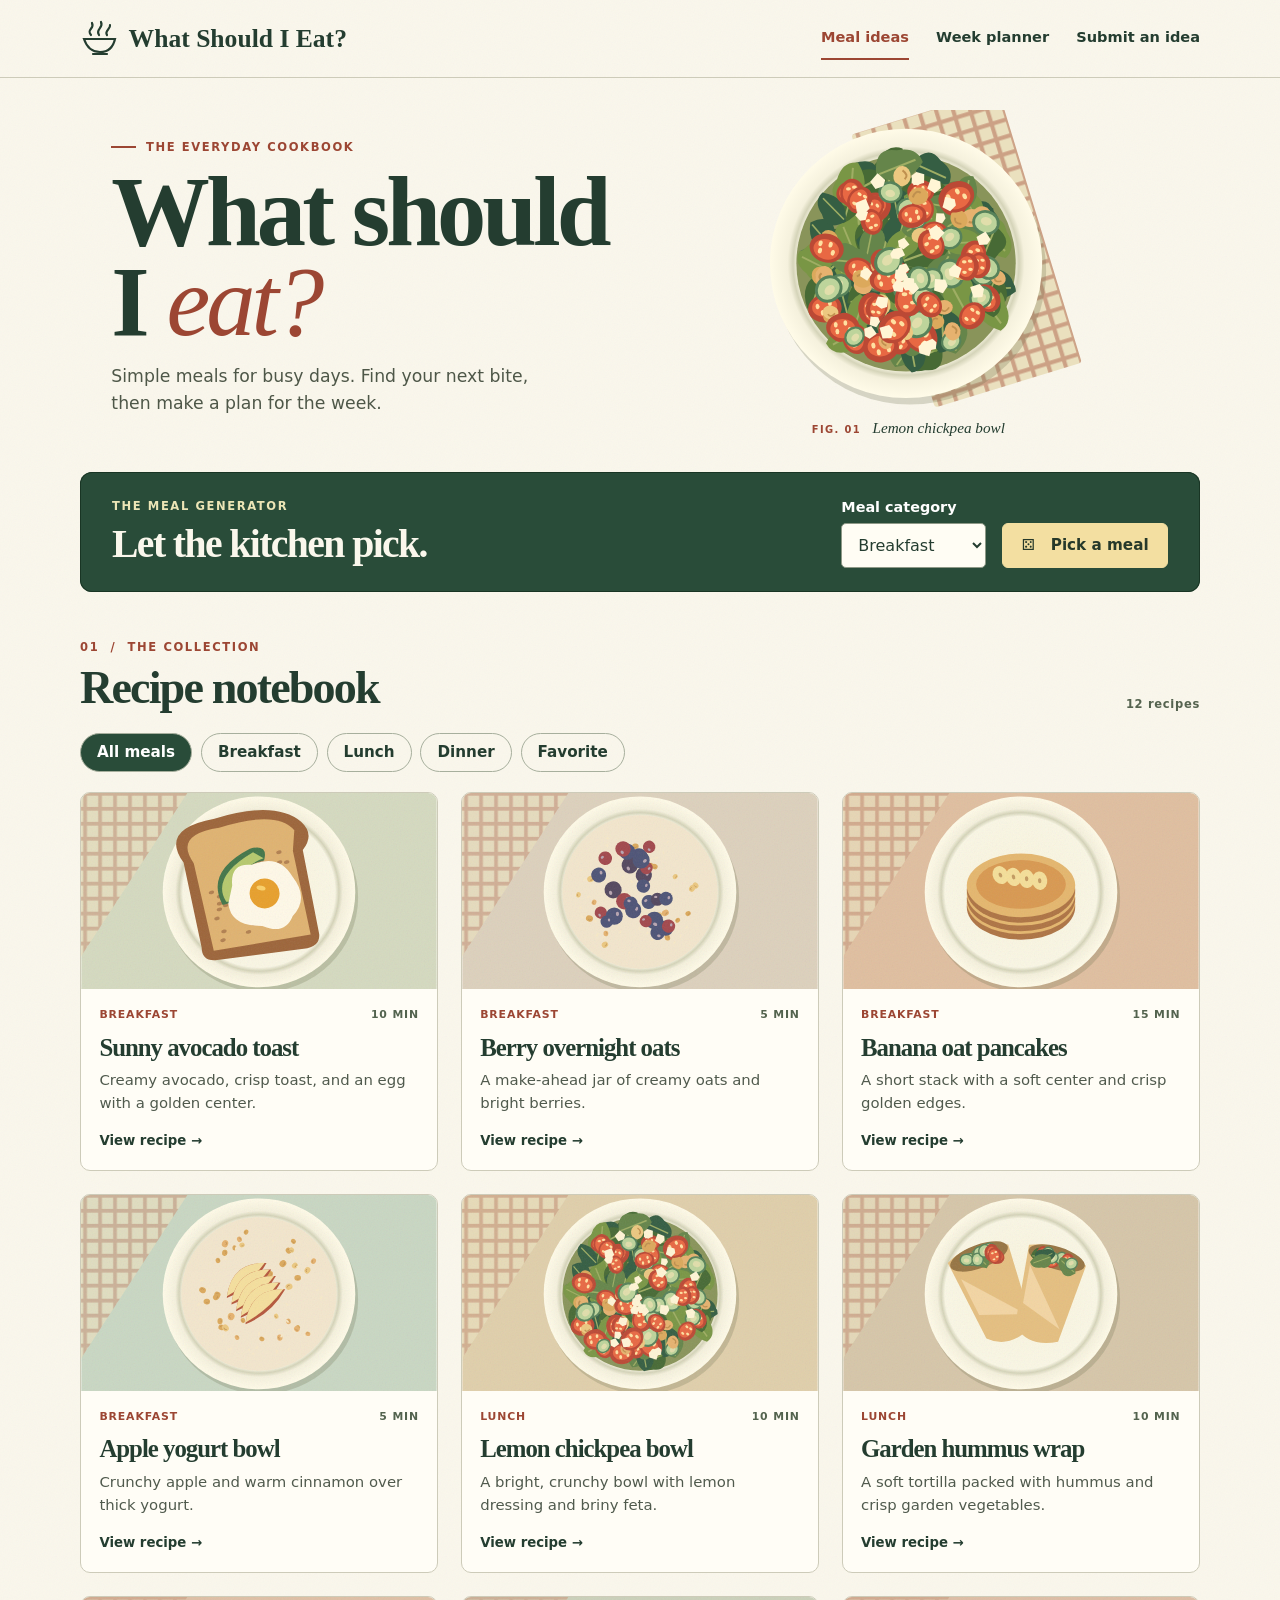
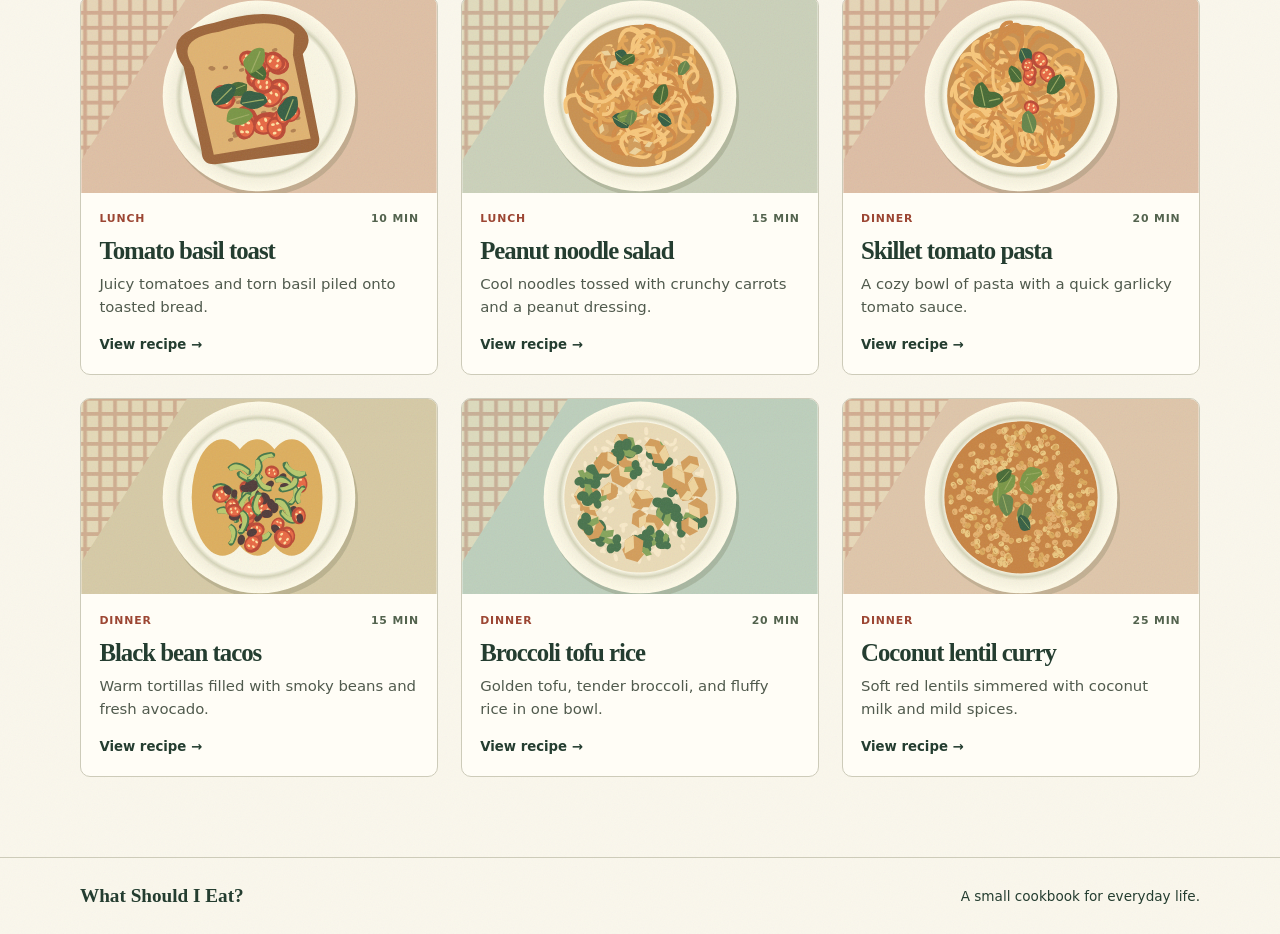
<file: index.html>
<!doctype html>
<html lang="en">
  <head>
    <meta charset="utf-8" />
    <meta name="viewport" content="width=device-width, initial-scale=1" />
    <meta name="theme-color" content="#263e32" />
    <meta
      name="description"
      content="Discover easy recipes and build a weekly meal plan in your private kitchen notebook."
    />
    <title>Meal ideas | What Should I Eat?</title>
    <link rel="icon" href="assets/icon.svg" />
    <link rel="stylesheet" href="assets/site.css" />
    <script type="module" src="js/index.js"></script>
  </head>
  <body>
    <a class="skip" href="#main">Skip to content</a>
    <header>
      <div class="shell bar">
        <a class="brand" href="index.html"
          ><svg
            aria-hidden="true"
            width="39"
            height="38"
            viewBox="0 0 39 38"
            fill="none"
            stroke="currentColor"
            stroke-width="2.2"
            stroke-linecap="round"
          >
            <path
              d="M4 19h31c-2 9-8 13-15 13S7 28 4 19ZM13 34h14M11 15c-5-6 4-6 1-12m7 12c-4-6 5-7 2-13m6 13c-3-4 4-6 3-10"
            />
          </svg>
          What Should I Eat?</a
        >
        <nav aria-label="Main navigation">
          <a href="index.html" aria-current="page">Meal ideas</a
          ><a href="planner.html">Week planner</a
          ><a href="submit.html">Submit an idea</a>
        </nav>
      </div>
    </header>
    <main id="main" class="shell index">
      <section class="hero">
        <div>
          <span class="kicker"><i></i> THE EVERYDAY COOKBOOK</span>
          <h1>What should<br />I <em>eat?</em></h1>
          <p>
            Simple meals for busy days. Find your next bite,<br class="wide" />
            then make a plan for the week.
          </p>
        </div>
        <figure>
          <img
            src="assets/cover.svg"
            width="410"
            height="302"
            alt="Illustrated bowl of lemon chickpeas, tomatoes, cucumber, and feta on a checked napkin."
          />
          <figcaption>
            <span>FIG. 01</span> &nbsp; Lemon chickpea bowl
          </figcaption>
        </figure>
      </section>
      <section class="picker">
        <div>
          <span class="kicker light">THE MEAL GENERATOR</span>
          <h2>Let the kitchen pick.</h2>
        </div>
        <form id="pick">
          <label
            >Meal category<select id="category">
              <option>Breakfast</option>
              <option>Lunch</option>
              <option>Dinner</option>
            </select></label
          ><button class="butter">⚄ &nbsp; Pick a meal</button>
        </form>
      </section>
      <div role="status" id="picked"></div>
      <section id="library">
        <div class="sectiontitle">
          <div>
            <span class="kicker">01 &nbsp;/&nbsp; THE COLLECTION</span>
            <h2>Recipe notebook</h2>
          </div>
          <span id="count"></span>
        </div>
        <div class="filters" aria-label="Filter recipes">
          <button class="chip" data-filter="All meals" aria-pressed="true">
            All meals</button
          ><button class="chip" data-filter="Breakfast" aria-pressed="false">
            Breakfast</button
          ><button class="chip" data-filter="Lunch" aria-pressed="false">
            Lunch</button
          ><button class="chip" data-filter="Dinner" aria-pressed="false">
            Dinner</button
          ><button class="chip" data-filter="Favorite" aria-pressed="false">
            Favorite
          </button>
        </div>
        <div id="cards" class="cards"></div>
      </section>
      <p id="message" role="status"></p>
      <noscript
        >Enable JavaScript to load recipes and use your planner.</noscript
      >
    </main>
    <footer>
      <div class="shell">
        <b>What Should I Eat?</b
        ><span>A small cookbook for everyday life.</span>
      </div>
    </footer>
  </body>
</html>
</file>
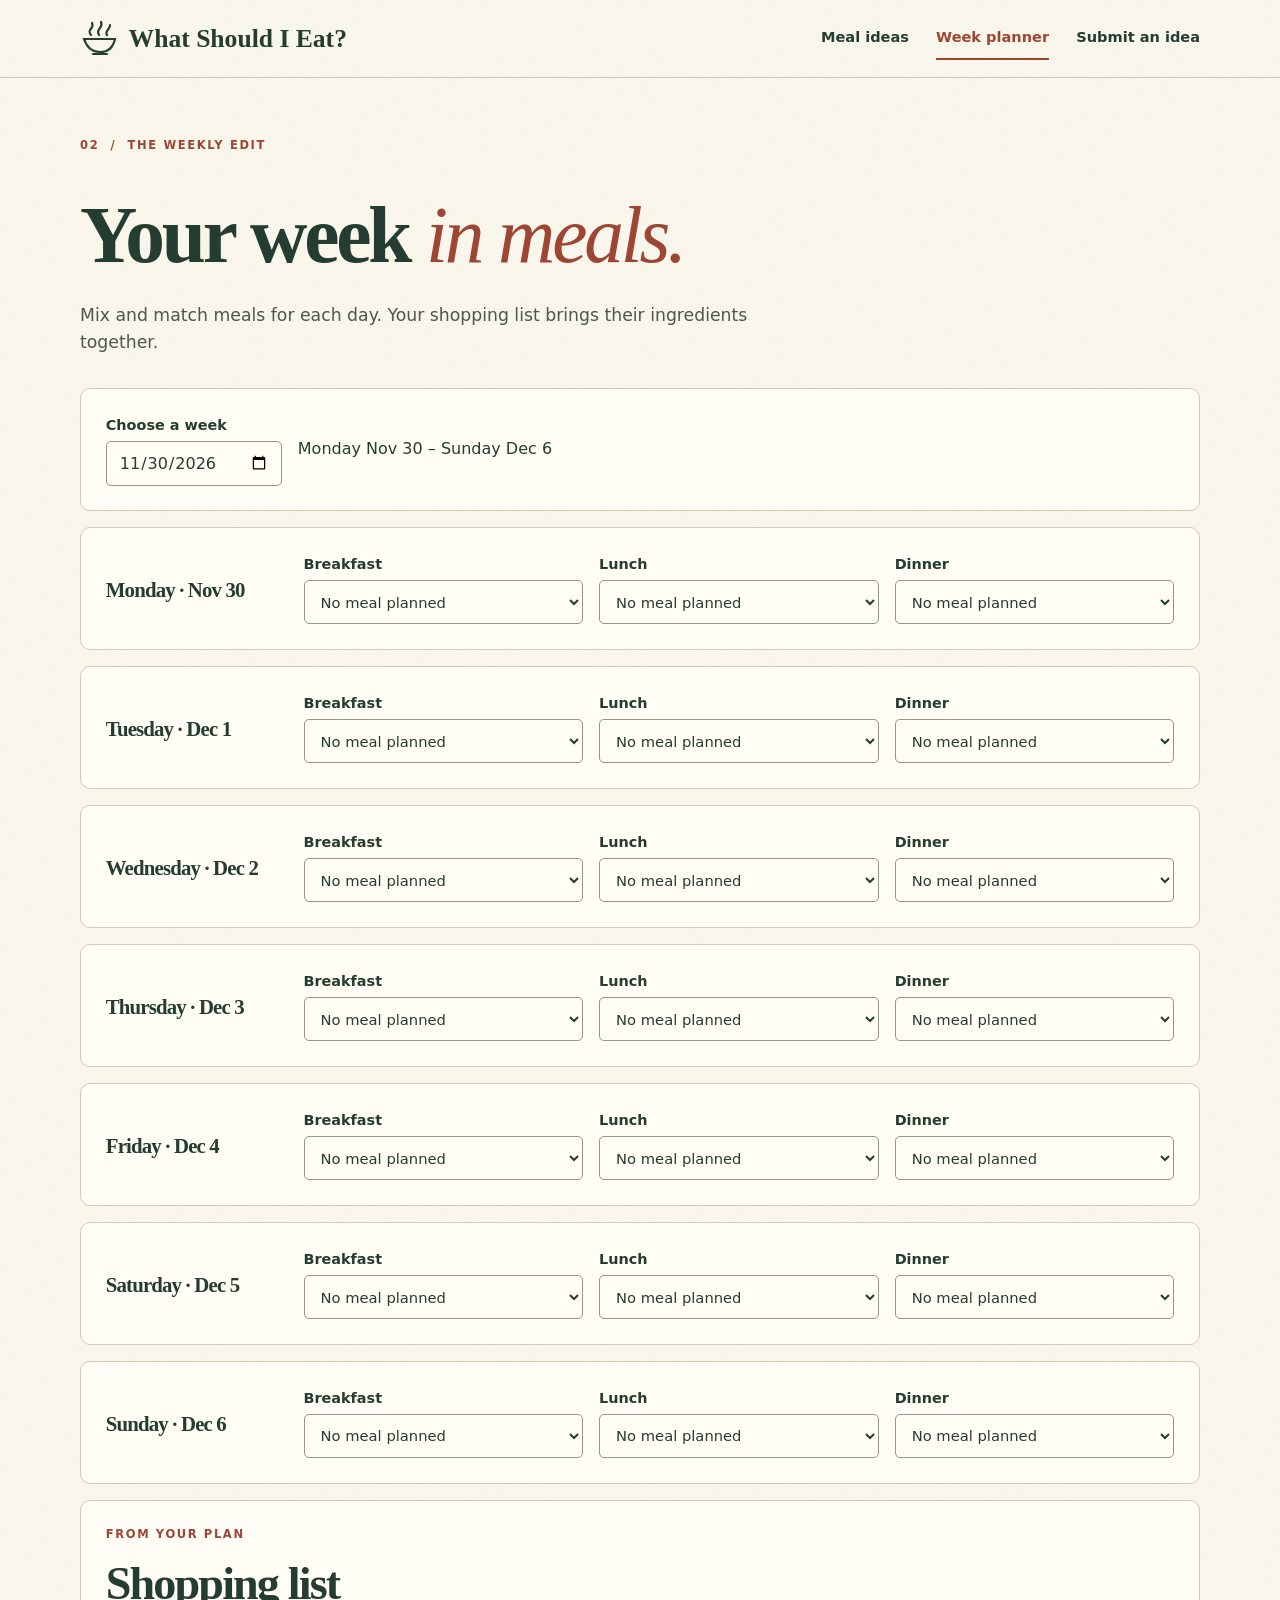
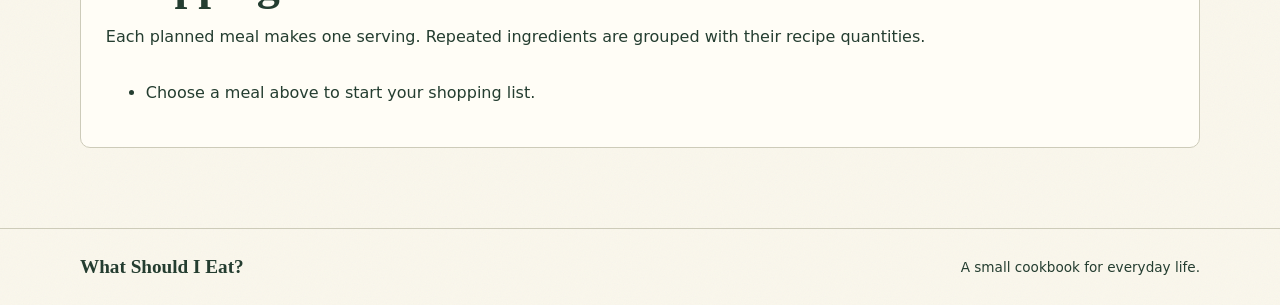
<file: planner.html>
<!doctype html>
<html lang="en">
  <head>
    <meta charset="utf-8" />
    <meta name="viewport" content="width=device-width, initial-scale=1" />
    <meta name="theme-color" content="#263e32" />
    <meta
      name="description"
      content="Discover easy recipes and build a weekly meal plan in your private kitchen notebook."
    />
    <title>Week planner | What Should I Eat?</title>
    <link rel="icon" href="assets/icon.svg" />
    <link rel="stylesheet" href="assets/site.css" />
    <script type="module" src="js/planner.js"></script>
  </head>
  <body>
    <a class="skip" href="#main">Skip to content</a>
    <header>
      <div class="shell bar">
        <a class="brand" href="index.html"
          ><svg
            aria-hidden="true"
            width="39"
            height="38"
            viewBox="0 0 39 38"
            fill="none"
            stroke="currentColor"
            stroke-width="2.2"
            stroke-linecap="round"
          >
            <path
              d="M4 19h31c-2 9-8 13-15 13S7 28 4 19ZM13 34h14M11 15c-5-6 4-6 1-12m7 12c-4-6 5-7 2-13m6 13c-3-4 4-6 3-10"
            />
          </svg>
          What Should I Eat?</a
        >
        <nav aria-label="Main navigation">
          <a href="index.html">Meal ideas</a
          ><a href="planner.html" aria-current="page">Week planner</a
          ><a href="submit.html">Submit an idea</a>
        </nav>
      </div>
    </header>
    <main id="main" class="shell planner">
      <span class="kicker">02 &nbsp;/&nbsp; THE WEEKLY EDIT</span>
      <h1>Your week <em>in meals.</em></h1>
      <p class="intro">
        Mix and match meals for each day. Your shopping list brings their
        ingredients together.
      </p>
      <div class="panel">
        <label>Choose a week <input type="date" id="week" required /></label
        ><span id="range"></span>
      </div>
      <div id="schedule"></div>
      <section class="panel block">
        <span class="kicker">FROM YOUR PLAN</span>
        <h2>Shopping list</h2>
        <p>
          Each planned meal makes one serving. Repeated ingredients are grouped
          with their recipe quantities.
        </p>
        <ul id="groceries"></ul>
      </section>
      <p id="message" role="status"></p>
      <noscript
        >Enable JavaScript to load recipes and use your planner.</noscript
      >
    </main>
    <footer>
      <div class="shell">
        <b>What Should I Eat?</b
        ><span>A small cookbook for everyday life.</span>
      </div>
    </footer>
  </body>
</html>
</file>
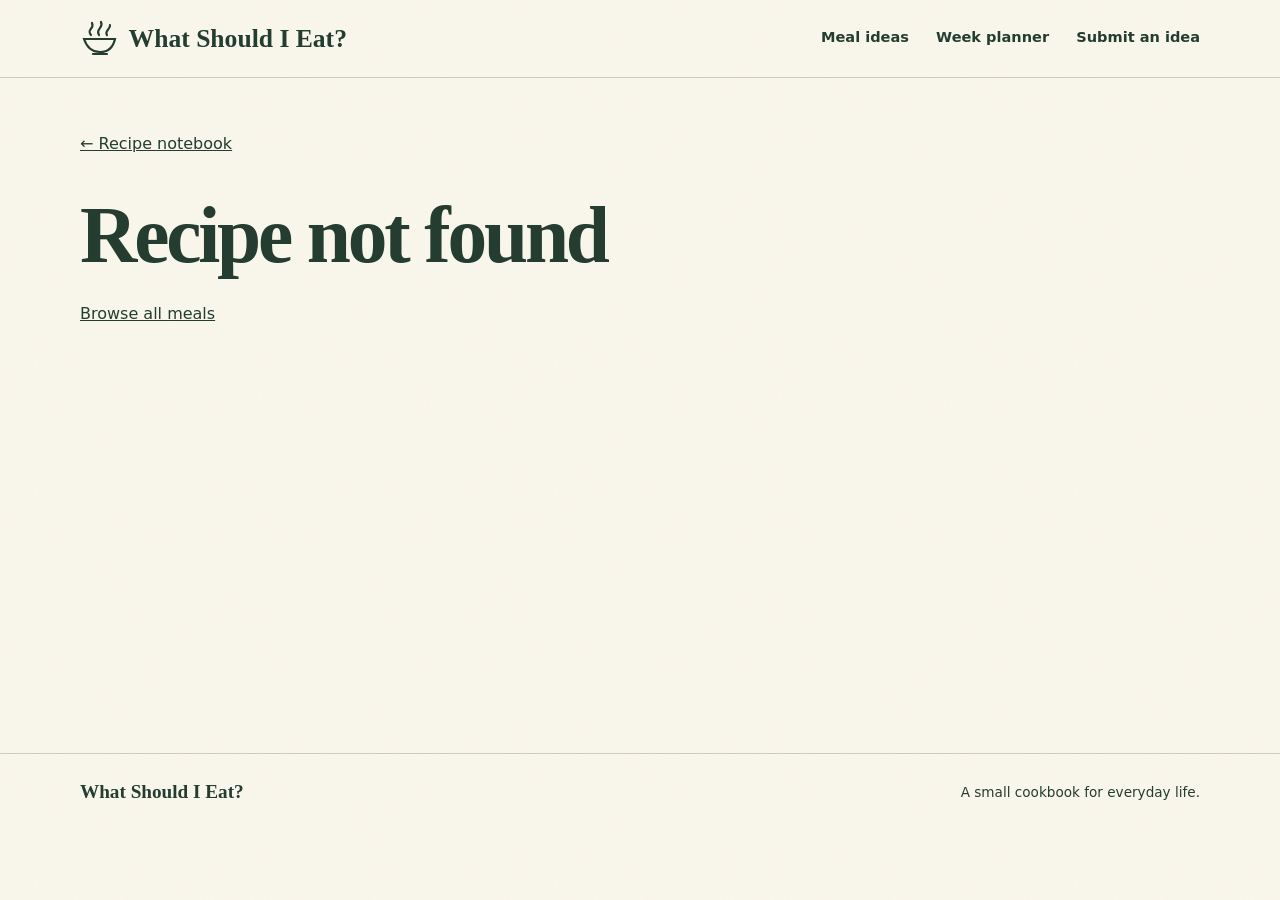
<file: recipe.html>
<!doctype html>
<html lang="en">
  <head>
    <meta charset="utf-8" />
    <meta name="viewport" content="width=device-width, initial-scale=1" />
    <meta name="theme-color" content="#263e32" />
    <meta
      name="description"
      content="Discover easy recipes and build a weekly meal plan in your private kitchen notebook."
    />
    <title>Recipe card | What Should I Eat?</title>
    <link rel="icon" href="assets/icon.svg" />
    <link rel="stylesheet" href="assets/site.css" />
    <script type="module" src="js/recipe.js"></script>
  </head>
  <body>
    <a class="skip" href="#main">Skip to content</a>
    <header>
      <div class="shell bar">
        <a class="brand" href="index.html"
          ><svg
            aria-hidden="true"
            width="39"
            height="38"
            viewBox="0 0 39 38"
            fill="none"
            stroke="currentColor"
            stroke-width="2.2"
            stroke-linecap="round"
          >
            <path
              d="M4 19h31c-2 9-8 13-15 13S7 28 4 19ZM13 34h14M11 15c-5-6 4-6 1-12m7 12c-4-6 5-7 2-13m6 13c-3-4 4-6 3-10"
            />
          </svg>
          What Should I Eat?</a
        >
        <nav aria-label="Main navigation">
          <a href="index.html">Meal ideas</a
          ><a href="planner.html">Week planner</a
          ><a href="submit.html">Submit an idea</a>
        </nav>
      </div>
    </header>
    <main id="main" class="shell recipe">
      <a href="index.html#library" class="back">← Recipe notebook</a>
      <div id="detail"></div>
      <p id="message" role="status"></p>
      <noscript
        >Enable JavaScript to load recipes and use your planner.</noscript
      >
    </main>
    <footer>
      <div class="shell">
        <b>What Should I Eat?</b
        ><span>A small cookbook for everyday life.</span>
      </div>
    </footer>
  </body>
</html>
</file>
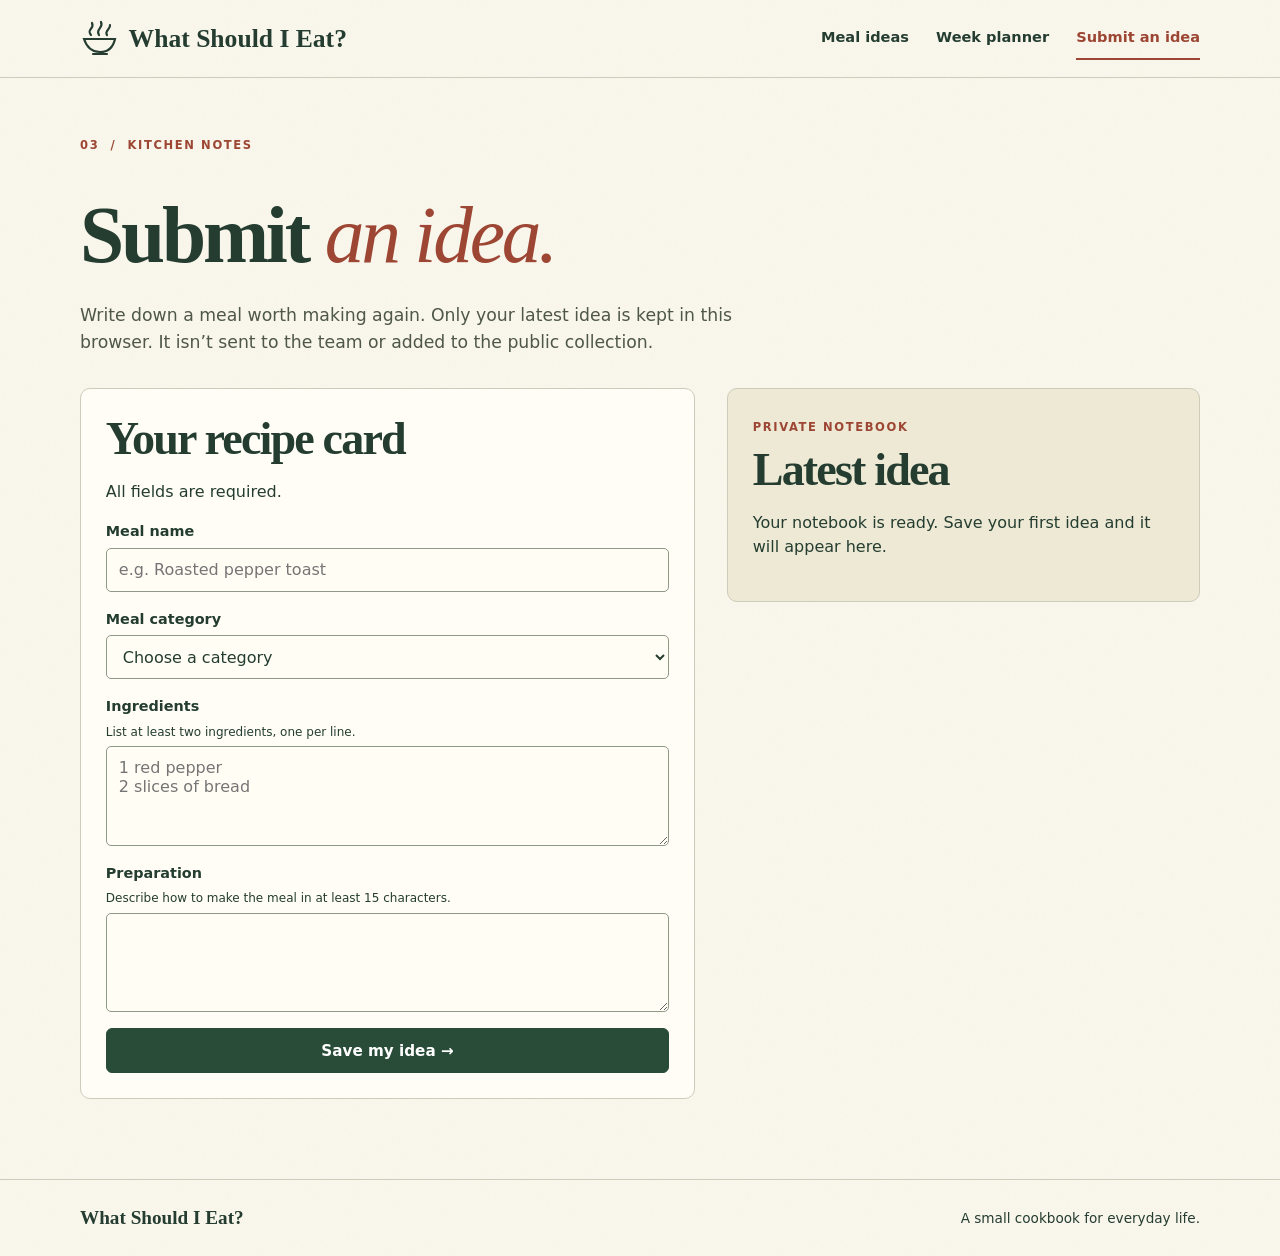
<file: submit.html>
<!doctype html>
<html lang="en">
  <head>
    <meta charset="utf-8" />
    <meta name="viewport" content="width=device-width, initial-scale=1" />
    <meta name="theme-color" content="#263e32" />
    <meta
      name="description"
      content="Discover easy recipes and build a weekly meal plan in your private kitchen notebook."
    />
    <title>Submit an idea | What Should I Eat?</title>
    <link rel="icon" href="assets/icon.svg" />
    <link rel="stylesheet" href="assets/site.css" />
    <script type="module" src="js/submit.js"></script>
  </head>
  <body>
    <a class="skip" href="#main">Skip to content</a>
    <header>
      <div class="shell bar">
        <a class="brand" href="index.html"
          ><svg
            aria-hidden="true"
            width="39"
            height="38"
            viewBox="0 0 39 38"
            fill="none"
            stroke="currentColor"
            stroke-width="2.2"
            stroke-linecap="round"
          >
            <path
              d="M4 19h31c-2 9-8 13-15 13S7 28 4 19ZM13 34h14M11 15c-5-6 4-6 1-12m7 12c-4-6 5-7 2-13m6 13c-3-4 4-6 3-10"
            />
          </svg>
          What Should I Eat?</a
        >
        <nav aria-label="Main navigation">
          <a href="index.html">Meal ideas</a
          ><a href="planner.html">Week planner</a
          ><a href="submit.html" aria-current="page">Submit an idea</a>
        </nav>
      </div>
    </header>
    <main id="main" class="shell submit">
      <span class="kicker">03 &nbsp;/&nbsp; KITCHEN NOTES</span>
      <h1>Submit <em>an idea.</em></h1>
      <p class="intro">
        Write down a meal worth making again. Only your latest idea is kept in
        this browser. It isn’t sent to the team or added to the public
        collection.
      </p>
      <div class="formgrid">
        <form id="idea" class="panel block">
          <h2>Your recipe card</h2>
          <p>All fields are required.</p>
          <label
            >Meal name<input
              name="name"
              required
              minlength="3"
              maxlength="70"
              placeholder="e.g. Roasted pepper toast" /></label
          ><label
            >Meal category<select required name="category">
              <option value="">Choose a category</option>
              <option>Breakfast</option>
              <option>Lunch</option>
              <option>Dinner</option>
            </select></label
          ><label
            >Ingredients
            <small>List at least two ingredients, one per line.</small
            ><textarea
              required
              name="ingredients"
              rows="4"
              maxlength="2000"
              placeholder="1 red pepper&#10;2 slices of bread"
            ></textarea></label
          ><label
            >Preparation
            <small
              >Describe how to make the meal in at least 15 characters.</small
            ><textarea
              required
              name="steps"
              minlength="15"
              maxlength="3000"
              rows="4"
            ></textarea></label
          ><button>Save my idea →</button>
        </form>
        <aside class="note">
          <span class="kicker">PRIVATE NOTEBOOK</span>
          <h2>Latest idea</h2>
          <div id="latest"></div>
        </aside>
      </div>
      <p id="message" role="status"></p>
      <noscript
        >Enable JavaScript to load recipes and use your planner.</noscript
      >
    </main>
    <footer>
      <div class="shell">
        <b>What Should I Eat?</b
        ><span>A small cookbook for everyday life.</span>
      </div>
    </footer>
  </body>
</html>
</file>
<file: assets/site.css>
:root{--ink:#243d30;--leaf:#294c39;--red:#9c4633;--paper:#faf7ec;--line:#cdcbb9;--sans:system-ui,-apple-system,sans-serif;--serif:Georgia,'Times New Roman',serif}*{box-sizing:border-box}html{scroll-behavior:smooth}body{margin:0;color:var(--ink);font:1rem/1.55 var(--sans);background-color:var(--paper);background-image:url("data:image/svg+xml,%3Csvg xmlns='http://www.w3.org/2000/svg' width='130' height='130'%3E%3Cfilter id='n'%3E%3CfeTurbulence type='fractalNoise' baseFrequency='.85' numOctaves='3' stitchTiles='stitch'/%3E%3C/filter%3E%3Crect width='100%25' height='100%25' filter='url(%23n)' opacity='.045'/%3E%3C/svg%3E")}a{color:inherit}.shell{width:min(1120px,90%);margin:auto}header{border-bottom:1px solid var(--line)}.bar,nav,.brand,.sectiontitle,.panel,.picker,.picker form,footer .shell,.meta,.controls{display:flex;align-items:center;gap:1rem}.bar,.sectiontitle,footer .shell,.meta,.picker{justify-content:space-between}.bar{min-height:77px}.brand{font:700 clamp(20px,2vw,27px) var(--serif);text-decoration:none;gap:.6rem;white-space:nowrap}nav{gap:1.7rem}nav a{font-size:.91rem;font-weight:650;text-decoration:none;padding:.55rem 0;border-bottom:2px solid transparent}nav a[aria-current],nav a:hover{border-color:var(--red);color:var(--red)}.skip{position:absolute;left:-200vw}.skip:focus{left:1rem;top:.5rem;z-index:4;background:white;padding:1rem}main{padding:3.4rem 0 4rem;min-height:75vh}main.index{padding-top:0}.hero{display:grid;grid-template-columns:1fr 1fr;align-items:center;padding:2rem 2.8% 2.1rem;gap:1rem}.kicker,.meta,figcaption span,#count{font:700 .72rem/1.5 var(--sans);letter-spacing:.14em;color:var(--red)}.kicker{display:inline-flex;align-items:center;gap:.6rem}.kicker i{width:25px;height:2px;background:currentColor}h1,h2,h3{font-family:var(--serif);line-height:1.08;letter-spacing:-.04em;margin:.45em 0 .3em}h1{font-size:clamp(3.2rem,6.2vw,5.5rem)}.hero h1{font-size:clamp(4.6rem,7.7vw,7rem);margin:.11em 0 .15em;line-height:.91}.hero em,h1 em{color:var(--red);font-weight:400}.hero p,.intro{font-size:1.08rem;max-width:720px;color:#4e5748;margin-bottom:0}.hero figure{margin:0;text-align:center}.hero img{width:min(100%,420px);height:auto;display:block;margin:auto}.hero figcaption{font:italic .95rem var(--serif)}figcaption span{font-size:.62rem}.picker{background:var(--leaf);color:var(--paper);border-radius:12px;padding:1.35rem 2rem;box-shadow:inset 0 0 0 1px #193524}.light{color:#ece5b6}.picker h2{font-size:clamp(1.7rem,3.1vw,2.55rem);margin:.12em 0}.picker form{align-items:flex-end}.picker select{min-width:145px}.picker label{color:white}.picker .butter{background:#f3dfa1;color:#26392a;border-color:#f3dfa1}button,.action{font:650 .95rem var(--sans);padding:.78rem 1.15rem;min-height:44px;border:1px solid var(--leaf);border-radius:6px;background:var(--leaf);color:white;cursor:pointer;text-decoration:none;display:inline-block;transition:background .15s,transform .15s}button:hover,.action:hover{transform:translateY(-2px);filter:brightness(.95)}:focus-visible{outline:3px solid #ad4d24;outline-offset:3px}.picker :focus-visible{outline-color:#ffdf80}label{display:grid;gap:5px;font-weight:650;font-size:.9rem}select,input,textarea{color:var(--ink);font:1rem var(--sans);padding:.67rem .75rem;background:#fffdf4;border:1px solid #8e9987;border-radius:5px;min-height:44px;max-width:100%}textarea{resize:vertical}h2{font-size:clamp(2rem,3.6vw,3rem)}h3{font-size:1.55rem}#library{padding-top:2.6rem}.sectiontitle{align-items:flex-end}.sectiontitle h2{margin:.1em 0 0}#count{color:#55634f;letter-spacing:.06em}.filters{display:flex;gap:.55rem;flex-wrap:wrap;margin:1.25rem 0}.chip,.secondary{background:transparent;color:var(--ink);border-color:#a7af9d}.chip{border-radius:3rem;padding:.45rem 1rem;min-height:39px}.chip[aria-pressed=true]{background:var(--leaf);color:white}.cards{display:grid;grid-template-columns:repeat(3,minmax(0,1fr));gap:1.4rem}.card,.panel,.note,.pickresult,.day{background:#fffdf6;border:1px solid var(--line);border-radius:10px}.card{overflow:hidden;animation:appear .3s ease-out}.card>a{display:block;text-decoration:none}.card img{width:100%;aspect-ratio:1.82;object-fit:cover;display:block}.cardbody{padding:1.15rem}.card a:hover h3{text-decoration:underline}.meta{font-size:.68rem;text-transform:uppercase;letter-spacing:.08em}.meta span:last-child{color:#53634e}.card p{font-size:.93rem;color:#505a4d;margin:.5rem 0}.read{font-size:.83rem;font-weight:bold;display:block;margin-top:1rem}.intro{margin-bottom:2rem}.formgrid,.recipegrid{display:grid;grid-template-columns:1.3fr 1fr;gap:2rem;align-items:start}.panel,.note,.day,.pickresult{padding:1.55rem}.block{display:grid;gap:1rem}.block h2,.block p,.note h2{margin:0}.note{background:#eee9d5;overflow-wrap:anywhere}.note h2{margin:.4rem 0}.note p{white-space:pre-line}.intro+.panel{flex-wrap:wrap}.day{display:grid;grid-template-columns:minmax(110px,.65fr) repeat(3,minmax(0,1fr));gap:1rem;align-items:center;margin:1rem 0}.day h2{font-size:1.3rem}.day select{min-width:0;width:100%;font-size:.92rem}.day a{font-size:.82rem}.recipegrid{margin-top:1.6rem;grid-template-columns:1fr 1.15fr}.recipegrid img{width:100%;border-radius:10px}.recipegrid h1{font-size:clamp(2.5rem,5vw,4.5rem)}.controls{flex-wrap:wrap}.recipegrid ol,.recipegrid ul{padding-left:1.3rem}.recipegrid li{padding:.25rem 0}.pickresult{margin-top:1rem;animation:appear .35s ease}.pickresult h3{margin:.25em 0}.pickresult img{float:left;width:min(28%,160px);margin-right:1.3rem;border-radius:6px}.pickresult:after{content:'';display:block;clear:both}#message:not(:empty){padding:.9rem;border-left:3px solid var(--leaf);background:#e6eadc}small{font-weight:400}footer{border-top:1px solid var(--line);padding:1.7rem 0}footer b{font:700 1.2rem var(--serif)}footer span{font-size:.85rem}@keyframes appear{from{opacity:0;transform:translateY(6px)}to{opacity:1;transform:none}}@media(max-width:800px){.cards{grid-template-columns:repeat(2,minmax(0,1fr))}.picker{gap:1rem;padding:1.15rem}.picker form{gap:.6rem}.day{grid-template-columns:repeat(3,minmax(0,1fr))}.day h2{grid-column:1/-1;margin:0}.shell{width:92%}.hero{padding-left:0;padding-right:0}.formgrid,.recipegrid{gap:1rem}}@media(max-width:640px){.bar{flex-direction:column;align-items:flex-start;gap:.1rem;padding:.7rem 0 .3rem}nav{width:100%;justify-content:space-between;gap:.4rem}.hero{grid-template-columns:1fr .8fr;gap:0;padding:1.7rem 0}.hero h1{font-size:clamp(2.9rem,9vw,4rem)}.hero p{font-size:.92rem}.kicker{font-size:.64rem}.hero .kicker i,.wide{display:none}.hero figcaption{font-size:.7rem}.hero figcaption span{display:none}.picker{display:grid}.picker form{display:grid;grid-template-columns:1fr 1fr}.picker select{min-width:0;width:100%}.picker button{white-space:nowrap;padding:.65rem}.cards,.formgrid,.recipegrid,.day{grid-template-columns:1fr}.cards{gap:1rem}.day h2{grid-column:auto}.day{gap:.7rem}.sectiontitle{align-items:center}.chip{font-size:.84rem;padding:.4rem .7rem}.filters{gap:.35rem}.hero figure img{width:110%;max-width:none;margin-left:-3%}.panel,.note,.day{padding:1.1rem}footer .shell{align-items:flex-start;flex-direction:column;gap:.2rem}.block{min-width:0}.card img{aspect-ratio:2/1}main{padding-top:2rem}}@media(prefers-reduced-motion:reduce){*,*:before,*:after{animation:none!important;transition:none!important;scroll-behavior:auto!important}}
</file>
